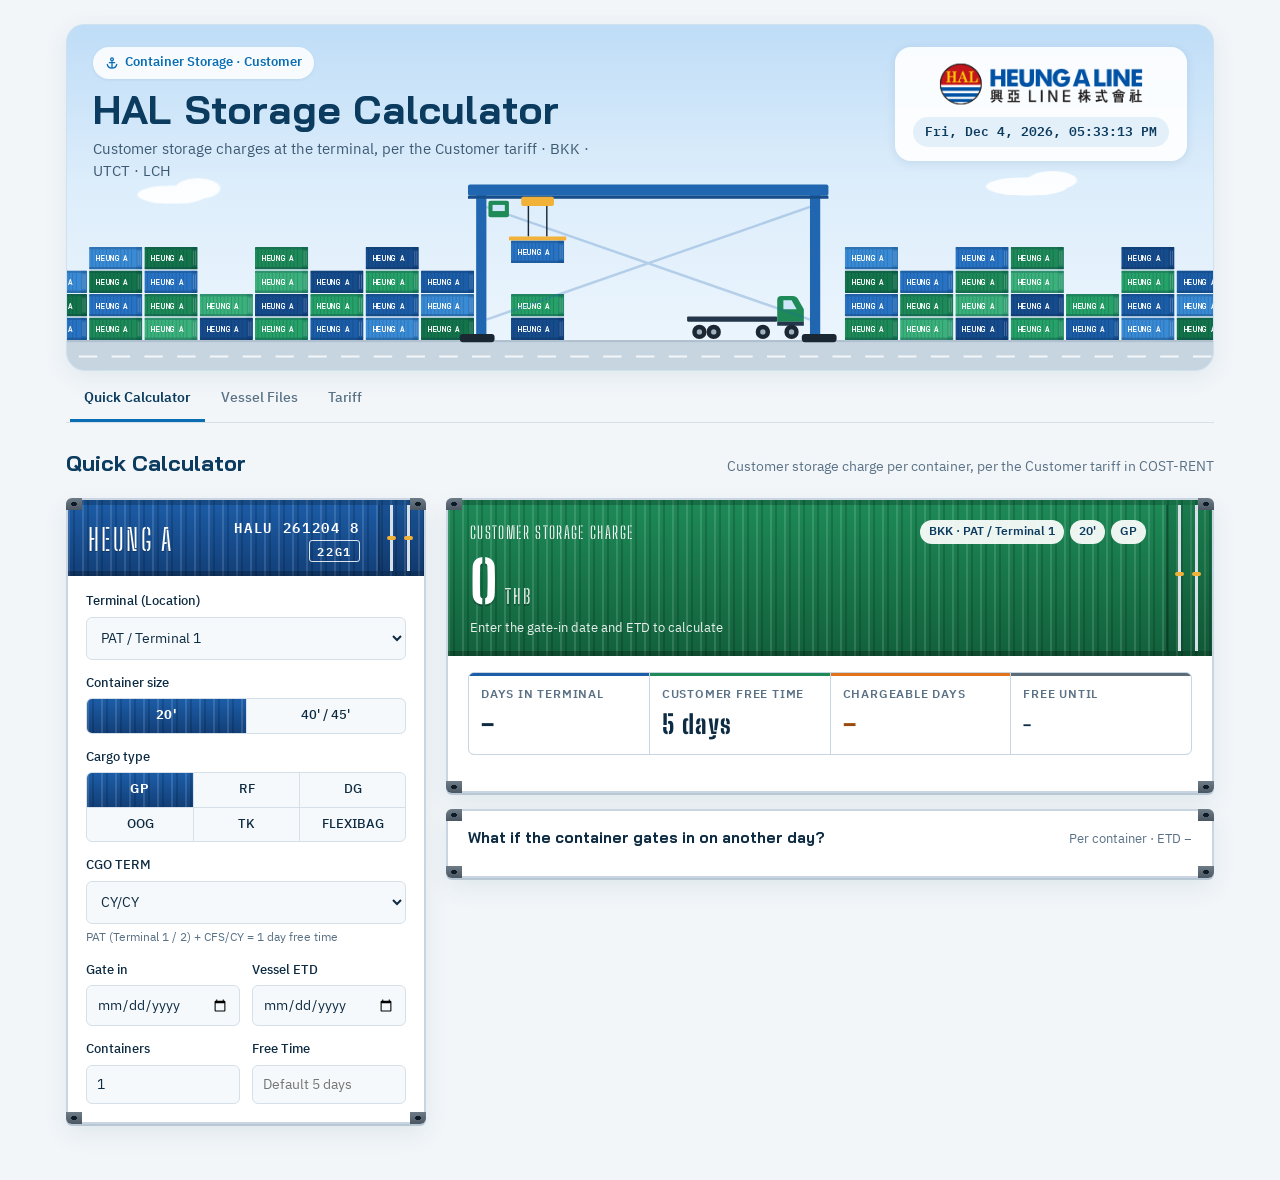
<file: index.html>
<!doctype html>
<html lang="en">
<head>
<meta charset="utf-8">
<meta name="viewport" content="width=device-width,initial-scale=1,viewport-fit=cover">
<title>HAL Storage Calculator</title>
<link rel="preconnect" href="https://fonts.googleapis.com">
<link rel="preconnect" href="https://fonts.gstatic.com" crossorigin>
<link rel="stylesheet" href="https://fonts.googleapis.com/css2?family=Bai+Jamjuree:wght@500;600;700&family=IBM+Plex+Sans+Thai:wght@400;500;600&family=IBM+Plex+Mono:wght@400;500;600&family=Big+Shoulders+Stencil+Display:wght@700;800&display=swap">
<link rel="stylesheet" href="assets/app.css?v=20261015g">
</head>
<body>
<header class="hero">
  <div class="hero-card">
    <div class="hero-top">
      <div class="hero-copy">
        <span class="hero-pill"><svg viewBox="0 0 16 16" width="14" height="14" aria-hidden="true"><path d="M8 2.2a1.6 1.6 0 1 1 0 3.2 1.6 1.6 0 0 1 0-3.2zM8 5.4v8.4M5 7.6h6M2.6 9.6c.4 2.6 2.6 4.2 5.4 4.2s5-1.6 5.4-4.2" fill="none" stroke="currentColor" stroke-width="1.5" stroke-linecap="round"/></svg>Container Storage · Customer</span>
        <h1>HAL Storage Calculator</h1>
        <p>Customer storage charges at the terminal, per the Customer tariff · BKK · UTCT · LCH</p>
      </div>
      <div class="hero-brand">
        <img class="brand-logo" src="logo.png?v=20261015g" alt="Heung-A Line 興亞LINE株式會社" width="234" height="53">
        <span class="hero-clock" id="hero-clock">&nbsp;</span>
      </div>
    </div>
    <div class="hero-scene" id="hero-scene"></div>
  </div>
  <nav aria-label="Pages">
    <a href="./" aria-current="page">Quick Calculator</a>
    <a href="file.html">Vessel Files</a>
    <a href="tariff.html">Tariff</a>
  </nav>
</header>

<main>
<div class="page-h"><h2>Quick Calculator</h2><p>Customer storage charge per container, per the Customer tariff in COST-RENT</p></div>
<section id="view-quick" class="qc">
  <form class="panel ctr" id="qform" autocomplete="off">
    <div class="ctr-band blue" aria-hidden="true">
      <span class="ctr-brand stencil">HEUNG A</span>
      <span class="ctr-plate"><span class="ctr-no" id="q-ctrno">HALU 261013 0</span><span class="ctr-iso" id="q-iso">22G1</span></span>
      <span class="ctr-doors"></span>
    </div>
    <div class="field">
      <label for="q-loc">Terminal (Location)</label>
      <select id="q-loc"></select>
    </div>
    <div class="field">
      <span class="label" style="text-transform:none;letter-spacing:0;font-size:13px;color:var(--ink);font-weight:500">Container size</span>
      <div class="seg" role="radiogroup" aria-label="Container size">
        <input type="radio" name="size" id="q-s20" value="20'" checked><label for="q-s20">20'</label>
        <input type="radio" name="size" id="q-s40" value="40'"><label for="q-s40">40' / 45'</label>
      </div>
    </div>
    <div class="field">
      <span class="label" style="text-transform:none;letter-spacing:0;font-size:13px;color:var(--ink);font-weight:500">Cargo type</span>
      <div class="seg g3" role="radiogroup" aria-label="Cargo type">
        <input type="radio" name="cargo" id="q-gp" value="GP" checked><label for="q-gp">GP</label>
        <input type="radio" name="cargo" id="q-rf" value="RF"><label for="q-rf">RF</label>
        <input type="radio" name="cargo" id="q-dg" value="DG"><label for="q-dg">DG</label>
        <input type="radio" name="cargo" id="q-oog" value="OOG"><label for="q-oog">OOG</label>
        <input type="radio" name="cargo" id="q-tk" value="TK"><label for="q-tk">TK</label>
        <input type="radio" name="cargo" id="q-flexi" value="FLEXIBAG"><label for="q-flexi">FLEXIBAG</label>
      </div>
    </div>
    <div class="field">
      <label for="q-cgo">CGO TERM</label>
      <select id="q-cgo"><option value="CY/CY">CY/CY</option><option value="CFS/CY">CFS/CY</option></select>
      <small>PAT (Terminal 1 / 2) + CFS/CY = 1 day free time</small>
    </div>
    <div class="row2">
      <div class="field"><label for="q-in">Gate in</label><input type="date" id="q-in"></div>
      <div class="field"><label for="q-etd">Vessel ETD</label><input type="date" id="q-etd"></div>
    </div>
    <div class="row2">
      <div class="field"><label for="q-qty">Containers</label><input type="number" id="q-qty" min="1" step="1" value="1" inputmode="numeric"></div>
      <div class="field"><label for="q-sft">Free Time</label><input type="number" id="q-sft" min="0" step="1" placeholder="None" inputmode="numeric"></div>
    </div>
  </form>

  <div class="result">
    <article class="panel ticket ctr" aria-live="polite">
      <div class="ctr-band green ticket-top">
        <div class="ticket-sum">
          <span class="band-label stencil">Customer storage charge</span>
          <div class="big" id="r-total">0<small>THB</small></div>
          <span class="band-note" id="r-note"></span>
        </div>
        <div class="chips" id="r-chips"></div>
        <span class="ctr-doors"></span>
      </div>
      <div class="timeline">
        <div><span class="label">Days in terminal</span><span class="v" id="r-stay">–</span></div>
        <div><span class="label">Customer free time</span><span class="v" id="r-ft">–</span></div>
        <div><span class="label">Chargeable days</span><span class="v hot" id="r-days">–</span></div>
        <div><span class="label">Free until</span><span class="v" id="r-freeuntil" style="font-size:16px">–</span></div>
      </div>
      <table class="brk"><tbody id="r-brk"></tbody></table>
    </article>

    <article class="panel strip ctr">
      <div class="strip-head">
        <h3 style="font-size:15px">What if the container gates in on another day?</h3>
        <span class="total-note">Per container · ETD <span class="mono" id="s-etd"></span></span>
      </div>
      <div class="bars" id="s-bars"></div>
    </article>
  </div>
</section>
</main>

<script src="assets/core.js?v=20261015g"></script>
<script src="assets/hero.js?v=20261015g"></script>
<script src="assets/quick.js?v=20261015g"></script>
</body>
</html>
</file>
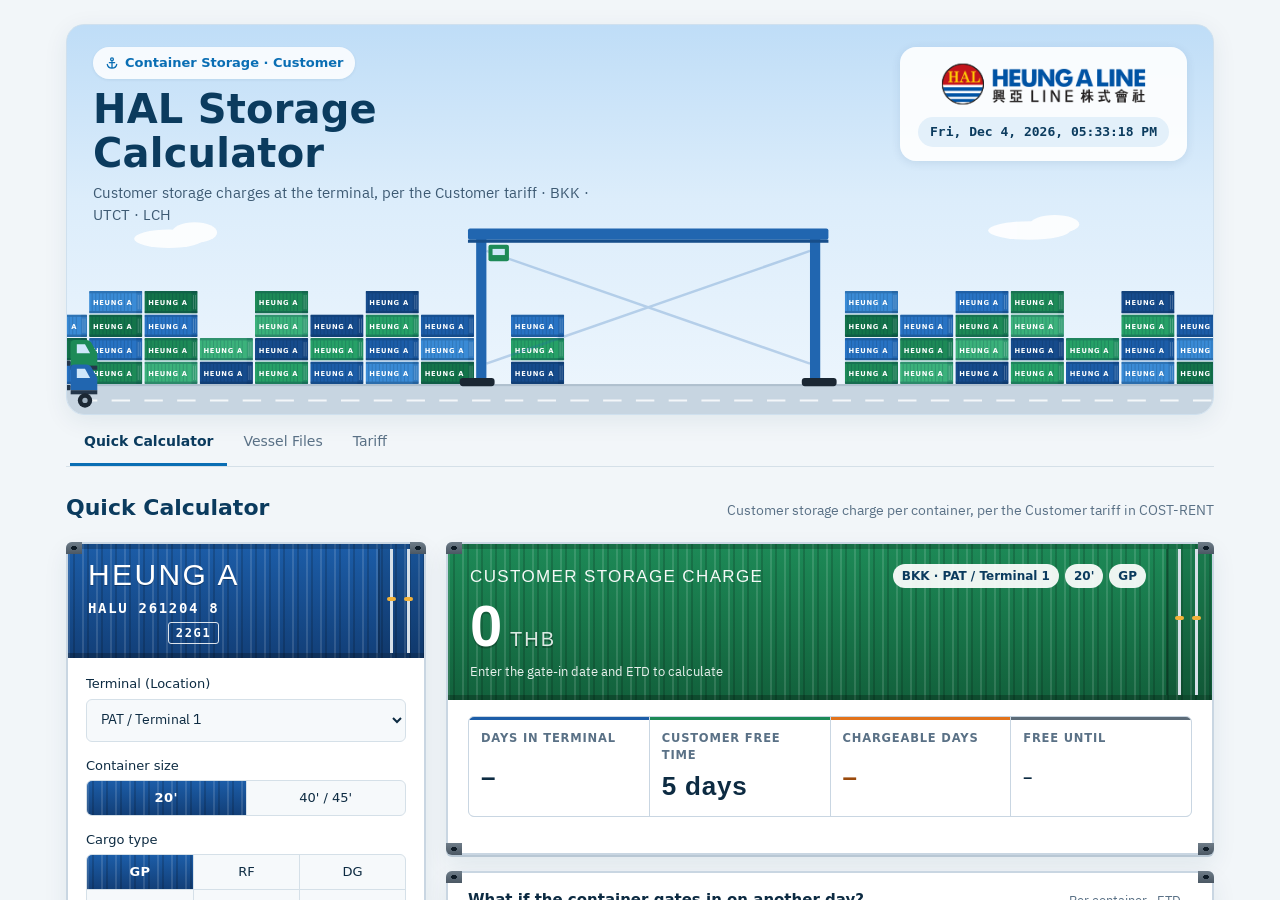
<file: storage_app.html>
<!doctype html>
<html lang="th"><head><meta charset="utf-8"><meta name="viewport" content="width=device-width,initial-scale=1">
<title>HAL Storage Calculator</title><meta http-equiv="refresh" content="0; url=./"></head>
<body style="font-family:system-ui,sans-serif;background:#F2F6F9;color:#0D2B42;padding:24px">Moved to <a href="./">index.html</a></body></html>
</file>
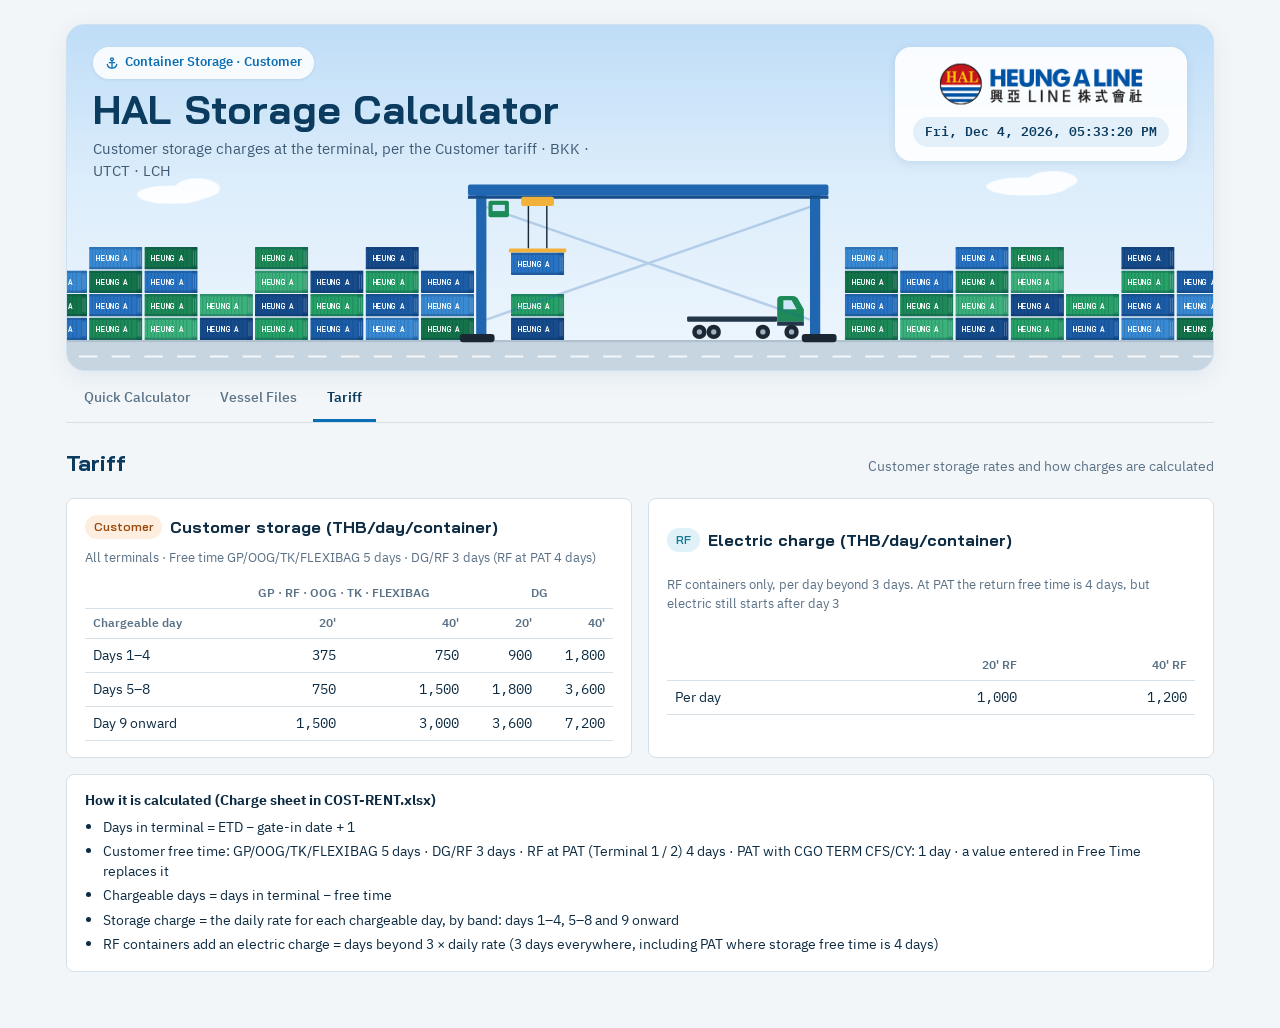
<file: tariff.html>
<!doctype html>
<html lang="en">
<head>
<meta charset="utf-8">
<meta name="viewport" content="width=device-width,initial-scale=1,viewport-fit=cover">
<title>HAL Storage · Tariff</title>
<link rel="preconnect" href="https://fonts.googleapis.com">
<link rel="preconnect" href="https://fonts.gstatic.com" crossorigin>
<link rel="stylesheet" href="https://fonts.googleapis.com/css2?family=Bai+Jamjuree:wght@500;600;700&family=IBM+Plex+Sans+Thai:wght@400;500;600&family=IBM+Plex+Mono:wght@400;500;600&display=swap">
<link rel="stylesheet" href="assets/app.css?v=20261015g">
</head>
<body>
<header class="hero">
  <div class="hero-card">
    <div class="hero-top">
      <div class="hero-copy">
        <span class="hero-pill"><svg viewBox="0 0 16 16" width="14" height="14" aria-hidden="true"><path d="M8 2.2a1.6 1.6 0 1 1 0 3.2 1.6 1.6 0 0 1 0-3.2zM8 5.4v8.4M5 7.6h6M2.6 9.6c.4 2.6 2.6 4.2 5.4 4.2s5-1.6 5.4-4.2" fill="none" stroke="currentColor" stroke-width="1.5" stroke-linecap="round"/></svg>Container Storage · Customer</span>
        <h1>HAL Storage Calculator</h1>
        <p>Customer storage charges at the terminal, per the Customer tariff · BKK · UTCT · LCH</p>
      </div>
      <div class="hero-brand">
        <img class="brand-logo" src="logo.png?v=20261015g" alt="Heung-A Line 興亞LINE株式會社" width="234" height="53">
        <span class="hero-clock" id="hero-clock">&nbsp;</span>
      </div>
    </div>
    <div class="hero-scene" id="hero-scene"></div>
  </div>
  <nav aria-label="Pages">
    <a href="./">Quick Calculator</a>
    <a href="file.html">Vessel Files</a>
    <a href="tariff.html" aria-current="page">Tariff</a>
  </nav>
</header>

<main>
<div class="page-h"><h2>Tariff</h2><p>Customer storage rates and how charges are calculated</p></div>
<section id="view-tariff">
  <div class="tariff" id="t-cards"></div>
  <div class="panel notes">
    <strong>How it is calculated (Charge sheet in COST-RENT.xlsx)</strong>
    <ul>
      <li>Days in terminal = ETD − gate-in date + 1</li>
      <li>Customer free time: GP/OOG/TK/FLEXIBAG 5 days · DG/RF 3 days · RF at PAT (Terminal 1 / 2) 4 days · PAT with CGO TERM CFS/CY: 1 day · a value entered in Free Time replaces it</li>
      <li>Chargeable days = days in terminal − free time</li>
      <li>Storage charge = the daily rate for each chargeable day, by band: days 1–4, 5–8 and 9 onward</li>
      <li>RF containers add an electric charge = days beyond 3 × daily rate (3 days everywhere, including PAT where storage free time is 4 days)</li>
    </ul>
  </div>
</section>
</main>

<script src="assets/core.js?v=20261015g"></script>
<script src="assets/hero.js?v=20261015g"></script>
<script src="assets/tariff.js?v=20261015g"></script>
</body>
</html>
</file>
<file: assets/app.css>
/* Layout: light harbour-office look. White header with a navy deck stripe and container-stack mark, page tabs as links;
   pages: quick calculator (form + result), vessel files (area tiles over a yard-list table), tariff.
   Single light theme by choice: sea blue for navigation, signal orange for money owed, navy for emphasis. */
:root{
  color-scheme:light;
  --bg:#F2F6F9; --surface:#FFFFFF; --sunken:#F6F9FB; --ink:#0D2B42; --muted:#5A7186; --line:#D5E0E8;
  --head:#0B3B5E; --head-ink:#FFFFFF; --head-muted:#A9C3D6;
  --sea:#0A6EB4; --sea-soft:#E3F0FA;
  --accent:#E2731C; --accent-soft:#FDEEDF; --accent-ink:#9A4A0C;
  --good:#1E8455; --good-soft:#E0F3EA; --warn:#C0352B; --warn-soft:#FBE7E5; --dg:#C0352B; --rf:#0F7A9A; --rf-soft:#E0F2F7;
  --f-display:"Bai Jamjuree","IBM Plex Sans Thai",system-ui,sans-serif;
  --f-body:"IBM Plex Sans Thai",system-ui,-apple-system,"Segoe UI",sans-serif;
  --f-mono:"IBM Plex Mono",ui-monospace,Consolas,monospace;
  --r:8px;
}
*{box-sizing:border-box}
body{background:var(--bg);color:var(--ink);font-family:var(--f-body);font-size:14px;line-height:1.5}
.num,.mono{font-family:var(--f-mono);font-variant-numeric:tabular-nums}
h1,h2,h3{font-family:var(--f-display);text-wrap:balance;margin:0}
button,input,select{font:inherit;color:inherit}
:focus-visible{outline:2px solid var(--sea);outline-offset:2px}

/* hero header: sky card with title, HEUNG A LINE brand + clock, animated container yard; page tabs underneath */
.hero{max-width:1180px;margin:0 auto;padding:16px 16px 0}
.hero-card{position:relative;border-radius:18px;overflow:hidden;border:1px solid #CFE0EE;
  background:linear-gradient(180deg,#BFDDF7 0%,#DCEDFB 45%,#EEF6FD 100%);box-shadow:0 6px 24px rgba(11,59,94,.08)}
.hero-top{position:relative;z-index:1;display:flex;flex-wrap:wrap;justify-content:space-between;align-items:flex-start;gap:16px 24px;padding:22px 26px 0}
.hero-copy{display:grid;gap:8px;min-width:0;max-width:62ch}
.hero-pill{display:inline-flex;align-items:center;gap:6px;width:fit-content;padding:6px 12px;border-radius:999px;background:rgba(255,255,255,.85);color:var(--sea);font-weight:600;font-size:13px;box-shadow:0 1px 3px rgba(11,59,94,.08)}
.hero h1{font-family:var(--f-display);font-size:clamp(26px,3.4vw,40px);font-weight:700;color:var(--head);letter-spacing:.005em;line-height:1.1}
.hero-copy p{margin:0;color:#3D5A73;font-size:15px}
.hero-brand{display:grid;gap:10px;justify-items:center;padding:14px 18px;border-radius:16px;background:rgba(255,255,255,.9);box-shadow:0 2px 10px rgba(11,59,94,.10)}
.brand-logo{display:block;height:auto;width:clamp(180px,16vw,234px);max-width:100%}
.hal-badge{display:grid;place-items:center;width:44px;height:44px;border-radius:50%;background:linear-gradient(180deg,#C8312B 0 50%,#1C5DA8 50% 100%);color:#fff;font-family:var(--f-display);font-weight:700;font-size:13px;letter-spacing:.04em;box-shadow:inset 0 0 0 2px #fff,0 0 0 1px #1C5DA8}
.brand-name{display:grid;line-height:1.1}
.brand-name b{font-family:var(--f-display);font-size:22px;font-weight:700;color:#1C5DA8;letter-spacing:.02em}
.brand-name small{font-size:11.5px;color:var(--muted);letter-spacing:.12em;text-transform:uppercase}
.hero-clock{font-family:var(--f-mono);font-size:13px;font-weight:600;color:var(--head);background:var(--sea-soft);padding:5px 12px;border-radius:999px;font-variant-numeric:tabular-nums}
.hero-scene{height:clamp(150px,16vw,210px);margin-top:-18px}
.hero-scene svg{display:block}
.hero nav{display:flex;gap:2px;flex-wrap:wrap;padding:6px 4px 0;border-bottom:1px solid var(--line)}
.hero nav a{display:block;border-bottom:3px solid transparent;color:var(--muted);padding:10px 14px 11px;font-weight:500;text-decoration:none;white-space:nowrap}
.hero nav a:hover{color:var(--head)}
.hero nav a[aria-current="page"]{color:var(--head);font-weight:600;border-bottom-color:var(--sea)}
.hero-clock{white-space:nowrap}
@media (max-width:640px){.hero-clock{font-size:11.5px;padding:4px 10px}.hero-top{padding:16px 16px 0}.hero-brand{justify-items:start;width:100%}.brand-name b{font-size:18px}}
.page-h{display:flex;flex-wrap:wrap;align-items:baseline;justify-content:space-between;gap:4px 16px;margin-bottom:18px}
.page-h h2{font-size:22px;color:var(--head)}
.page-h p{margin:0;color:var(--muted);font-size:13.5px;max-width:70ch}
a{color:var(--sea)}

main{max-width:1180px;margin:0 auto;padding-inline:16px;padding-block:24px 48px}
.panel{background:var(--surface);border:1px solid var(--line);border-radius:var(--r)}
.label{font-size:11.5px;text-transform:uppercase;letter-spacing:.07em;color:var(--muted);font-weight:600}

/* quick calc */
.qc{display:grid;grid-template-columns:minmax(0,360px) minmax(0,1fr);gap:20px;align-items:start}
@media (max-width:820px){.qc{grid-template-columns:minmax(0,1fr)}}
form.panel{padding:18px;display:grid;gap:14px}
.field{display:grid;gap:5px}
.field label{font-size:13px;font-weight:500}
.field small{color:var(--muted);font-size:12px}
.row2{display:grid;grid-template-columns:1fr 1fr;gap:12px}
input[type=date],input[type=number],input[type=search],select{width:100%;background:var(--sunken);border:1px solid var(--line);border-radius:6px;padding:8px 10px;min-height:38px}
.seg{display:flex;border:1px solid var(--line);border-radius:6px;overflow:hidden;background:var(--sunken)}
.seg input{position:absolute;opacity:0;pointer-events:none}
.seg label{flex:1;text-align:center;padding:7px 4px;cursor:pointer;font-size:13px;border-left:1px solid var(--line)}
.seg label:first-of-type{border-left:0}
.seg input:checked+label{background:var(--head);color:var(--head-ink);font-weight:600}
.seg input:focus-visible+label{outline:2px solid var(--sea);outline-offset:-2px}
.seg.g3{display:grid;grid-template-columns:repeat(3,minmax(0,1fr))}
.seg.g3 label:nth-of-type(3n+1){border-left:0}
.seg.g3 label:nth-of-type(n+4){border-top:1px solid var(--line)}
.divider{border:0;border-top:1px dashed var(--line);margin:2px 0}

.result{display:grid;gap:16px;min-width:0}
.ticket{padding:20px;display:grid;gap:16px}
.ticket-top{display:flex;flex-wrap:wrap;justify-content:space-between;gap:12px;align-items:flex-start}
.chips{display:flex;flex-wrap:wrap;gap:6px}
.chip{display:inline-flex;align-items:center;gap:4px;font-size:12px;font-weight:600;padding:2px 8px;border-radius:999px;background:var(--sunken);border:1px solid var(--line);color:var(--muted);white-space:nowrap}
.chip.dg{background:var(--warn-soft);color:var(--dg);border-color:transparent}
.chip.rf{background:var(--rf-soft);color:var(--rf);border-color:transparent}
.chip.acc{background:var(--accent-soft);color:var(--accent-ink);border-color:transparent}
.chip.ok{background:var(--good-soft);color:var(--good);border-color:transparent}
.big{font-family:var(--f-mono);font-size:40px;font-weight:600;line-height:1.05;font-variant-numeric:tabular-nums}
.big small{font-size:15px;color:var(--muted);font-weight:500;margin-left:6px}
.total-note{color:var(--muted);font-size:13px}
.timeline{display:grid;grid-template-columns:repeat(4,minmax(0,1fr));gap:1px;background:var(--line);border:1px solid var(--line);border-radius:6px;overflow:hidden}
@media (max-width:520px){.timeline{grid-template-columns:repeat(2,minmax(0,1fr))}}
.timeline div{background:var(--sunken);padding:10px 12px;display:grid;gap:2px}
.timeline .v{font-family:var(--f-mono);font-size:20px;font-weight:600}
.timeline .v.hot{color:var(--accent-ink)}
table{border-collapse:collapse;width:100%}
.brk td{padding:7px 0;border-bottom:1px solid var(--line)}
.brk td:last-child{text-align:right}
.brk tr:last-child td{border-bottom:0}
.brk .diff td{color:var(--muted);font-size:12.5px}
.cust{padding:16px 20px;display:grid;gap:10px}
.cust-grid{display:flex;flex-wrap:wrap;gap:8px 28px}
.cust-grid div{display:grid}
.cust-grid .v{font-family:var(--f-mono);font-size:18px;font-weight:600}

.strip{padding:16px 20px;display:grid;gap:10px}
.strip-head{display:flex;justify-content:space-between;flex-wrap:wrap;gap:6px;align-items:baseline}
.bars{display:grid;gap:3px}
.bar{display:grid;grid-template-columns:118px minmax(0,1fr) 80px;gap:10px;align-items:center;font-size:12.5px;padding:1px 4px;border-radius:4px}
.bar .d{font-family:var(--f-mono);color:var(--muted);white-space:nowrap}
.bar .track{height:12px;background:var(--sunken);border-radius:3px;position:relative;overflow:hidden}
.bar .fill{position:absolute;inset:0 auto 0 0;background:var(--line);border-radius:3px}
.bar.free .fill{background:var(--good-soft)}
.bar.paid .fill{background:var(--accent)}
.bar .a{font-family:var(--f-mono);text-align:right;font-variant-numeric:tabular-nums}
.bar.sel{background:var(--accent-soft)}
.bar.sel .d,.bar.sel .a{color:var(--accent-ink);font-weight:600}

/* file mode */
.drop{border:2px dashed var(--line);border-radius:var(--r);padding:26px 20px;text-align:center;display:grid;gap:8px;justify-items:center;background:var(--surface);cursor:pointer;transition:border-color .15s,background .15s}
.drop:hover,.drop.over{border-color:var(--sea);background:var(--sea-soft)}
.drop strong{font-family:var(--f-display);font-size:17px}
.drop p{margin:0;color:var(--muted);font-size:13px;max-width:60ch}
.btn{border:1px solid var(--line);background:var(--surface);border-radius:6px;padding:7px 12px;cursor:pointer;font-weight:500;min-height:36px}
.btn:hover{border-color:var(--sea)}
.btn.primary{background:var(--head);color:var(--head-ink);border-color:var(--head)}
.files{display:flex;flex-wrap:wrap;gap:8px;align-items:center;margin-top:14px}
.areas{display:grid;grid-template-columns:repeat(4,minmax(0,1fr));gap:12px;margin-top:18px}
@media (max-width:860px){.areas{grid-template-columns:repeat(2,minmax(0,1fr))}}
@media (max-width:420px){.areas{grid-template-columns:minmax(0,1fr)}}
.area{padding:14px 16px;display:grid;gap:6px;border-top:4px solid var(--line)}
.area.has{border-top-color:var(--accent)}
.area.grand{background:var(--head);color:var(--head-ink);border-color:var(--head)}
.area.grand .label,.area.grand .sub{color:var(--head-muted)}
.area .amt{font-family:var(--f-mono);font-size:24px;font-weight:600}
.area .sub{color:var(--muted);font-size:12.5px}
.section-h{display:flex;flex-wrap:wrap;justify-content:space-between;align-items:center;gap:10px;margin:26px 0 10px}
.section-h h2{font-size:18px}
.tools{display:flex;flex-wrap:wrap;gap:8px;align-items:center}
.tools input[type=search]{width:220px;min-height:36px}
.filt{display:flex;border:1px solid var(--line);border-radius:6px;overflow:hidden}
.filt button{border:0;border-left:1px solid var(--line);background:var(--surface);padding:6px 11px;cursor:pointer;min-height:34px}
.filt button:first-child{border-left:0}
.filt button[aria-pressed="true"]{background:var(--head);color:var(--head-ink)}
.check{display:inline-flex;gap:6px;align-items:center;font-size:13px;cursor:pointer}
.scroll{overflow-x:auto;border:1px solid var(--line);border-radius:var(--r);background:var(--surface)}
.grid th{font-size:11.5px;text-transform:uppercase;letter-spacing:.05em;color:var(--muted);text-align:left;padding:9px 10px;border-bottom:1px solid var(--line);background:var(--sunken);white-space:nowrap;position:sticky;top:0}
.grid td{padding:7px 10px;border-bottom:1px solid var(--line);white-space:nowrap;vertical-align:middle}
.grid tr:last-child td{border-bottom:0}
.grid .r{text-align:right}
.grid td.shp{max-width:240px;overflow:hidden;text-overflow:ellipsis}
.grid tr.paid td.amt{color:var(--accent-ink);font-weight:600}
.grid tfoot td{background:var(--sunken);font-weight:600;border-top:1px solid var(--line)}
.ftin{width:58px;min-height:30px;padding:3px 6px;text-align:right;background:var(--sunken);border:1px solid var(--line);border-radius:4px;font-family:var(--f-mono)}
.ftin.set{border-color:var(--accent);background:var(--accent-soft);color:var(--accent-ink)}
.slots{display:flex;flex-wrap:wrap;gap:8px;width:100%}
.slot{display:inline-flex;gap:6px;align-items:center;padding:5px 10px;border-radius:6px;border:1px dashed var(--line);color:var(--muted);font-weight:600;font-size:13px}
.slot span{font-weight:400}
.slot.on{border-style:solid;border-color:var(--good);color:var(--good);background:var(--good-soft)}
.chip .x{border:0;background:none;color:inherit;cursor:pointer;padding:0 0 0 4px;font-size:15px;line-height:1}
.dash-top{display:flex;flex-wrap:wrap;gap:8px;align-items:center;margin-bottom:16px}
.dash-top select{width:auto;min-height:36px}
.dash-top .spacer{flex:1}
.dash-empty{padding:24px;display:grid;gap:6px;text-align:center;justify-items:center}
.dash-empty p{margin:0;color:var(--muted);max-width:60ch}
.hbars{display:grid;gap:4px}
.hb{display:grid;grid-template-columns:minmax(110px,190px) minmax(0,1fr) 110px;gap:10px;align-items:center;font-size:12.5px;padding:2px 4px;border-radius:4px}
.hb:hover{background:var(--sunken)}
.hb .lab{white-space:nowrap;overflow:hidden;text-overflow:ellipsis}
.hb .track{position:relative;height:12px}
.hb .fillbar{position:absolute;left:0;top:0;bottom:0;background:var(--accent);border-radius:0 3px 3px 0}
.hb .zero{position:absolute;left:0;top:0;bottom:0;width:2px;background:var(--line)}
.hb .val{text-align:right;font-family:var(--f-mono);font-variant-numeric:tabular-nums;color:var(--muted)}
.hb .val b{color:var(--ink)}
.hbars.wide .hb{grid-template-columns:minmax(180px,300px) minmax(0,1fr) 110px}
.hbars.wide .hb .lab{white-space:normal;overflow:visible;line-height:1.3}
.dash-grid{display:grid;grid-template-columns:repeat(2,minmax(0,1fr));gap:16px}
@media (max-width:860px){.dash-grid{grid-template-columns:minmax(0,1fr)}.hb{grid-template-columns:110px minmax(0,1fr) 92px}.hbars.wide .hb{grid-template-columns:minmax(0,1fr) 110px;row-gap:3px}.hbars.wide .hb .lab{grid-column:1/-1}}
.dash-grid .panel{padding:14px 16px;min-width:0}
.dash-grid h3{font-size:15px;margin-bottom:2px}
.linkbtn{background:none;border:0;padding:0;color:var(--rf);cursor:pointer;text-decoration:underline;font:inherit;text-align:left}
.btn.sm{min-height:28px;padding:3px 9px;font-size:12.5px}
.btn.danger{color:var(--warn);border-color:var(--warn)}
tr.detail>td{background:var(--sunken);padding:10px}
tr.detail .scroll{max-height:420px;overflow:auto}
.warns{margin-top:14px;padding:12px 16px;background:var(--warn-soft);color:var(--warn);border-radius:var(--r);font-size:13px;display:grid;gap:3px}
.empty{color:var(--muted);text-align:center;padding:24px}
.copybox{width:100%;height:120px;margin-top:8px;font-family:var(--f-mono);font-size:12px;background:var(--sunken);border:1px solid var(--line);border-radius:6px;padding:8px}

/* tariff */
.tariff{display:grid;grid-template-columns:repeat(2,minmax(0,1fr));gap:16px}
@media (max-width:820px){.tariff{grid-template-columns:minmax(0,1fr)}}
.tcard{padding:16px 18px;display:grid;gap:10px;min-width:0}
.tcard h3{font-size:16px;display:flex;gap:8px;align-items:center;flex-wrap:wrap}
.tcard p{margin:0;color:var(--muted);font-size:13px}
.tt th,.tt td{padding:6px 8px;border-bottom:1px solid var(--line);text-align:right;white-space:nowrap}
.tt th:first-child,.tt td:first-child{text-align:left}
.tt th{font-size:11.5px;color:var(--muted);font-weight:600}
.notes{margin-top:16px;padding:16px 18px;display:grid;gap:6px;font-size:13.5px}
.notes ul{margin:0;padding-left:18px;display:grid;gap:4px}
@media (prefers-reduced-motion:reduce){*{transition:none!important}}
/* CUST ETD (customer side) */
.cetd{width:138px;min-height:30px;padding:3px 6px;background:var(--sunken);border:1px solid var(--line);border-radius:4px;font-family:var(--f-mono);font-size:12.5px}
.cetd.set{border-color:var(--sea);background:var(--sea-soft);color:var(--head)}
.cetd.miss{border-color:var(--accent);border-style:dashed}
.grid th.cc{background:var(--sea-soft);color:var(--head)}
.grid td.cc{background:var(--sunken)}
.grid td.camt{color:var(--accent-ink);font-weight:600}
.csum{margin:0 0 12px;padding:14px 16px;display:flex;flex-wrap:wrap;align-items:baseline;gap:6px 18px;background:var(--surface);border:1px solid var(--line);border-left:4px solid var(--accent);border-radius:var(--r)}
.csum .amt{font-family:var(--f-mono);font-size:24px;font-weight:600;color:var(--head)}
.csum .amt small{font-size:13px;color:var(--muted);font-weight:500}
.csum .miss{color:var(--accent-ink)}

/* full-width page (vessel files): wide tables fit the screen */
body.wide main, body.wide .hero{max-width:none}
body.wide main{padding-inline:clamp(16px,2vw,32px)}
body.wide .hero{padding-inline:clamp(16px,2vw,32px)}
body.wide .grid th, body.wide .grid td{padding-inline:7px}
body.wide .grid td.shp{max-width:220px}
.grid input.ftin{width:56px;min-width:56px}
.grid input.cetd{width:136px;min-width:136px}

/* keep hidden things hidden on hosts without a reset (e.g. GitHub Pages) */
[hidden]{display:none!important}

/* full-width tables: wrap long text instead of scrolling sideways */
body.wide .grid{font-size:13px}
body.wide .grid th{white-space:normal;line-height:1.25;vertical-align:bottom}
body.wide .grid td{padding-block:6px}
body.wide .grid td.shp{white-space:normal;max-width:none;min-width:150px;overflow:visible;text-overflow:clip;line-height:1.3}
body.wide .grid td.mono{font-size:12.5px}
body.wide .grid td[style*="display:flex"]{flex-wrap:wrap}

/* ===== Quick Calculator: container look =====
   panels = container sides: corrugated steel bands, corner castings, door locking rods, stencil markings */
:root{
  --ctr-blue:#1C5DA8; --ctr-blue-d:#123F78; --ctr-green:#1D8A57; --ctr-green-d:#12613C; --steel:#5C6B78;
  --f-stencil:"Big Shoulders Stencil Display","Bai Jamjuree",Impact,sans-serif;
  /* corrugation: light/dark ribs every 14px */
  --ribs:repeating-linear-gradient(90deg,rgba(255,255,255,.13) 0 2px,rgba(255,255,255,0) 2px 5px,rgba(0,0,0,.16) 5px 7px,rgba(0,0,0,0) 7px 14px);
  /* ISO corner casting (steel block) and its oval hole, drawn as separate layers per corner */
  --cast:linear-gradient(#6E7C88,#4B5864);
  --hole:radial-gradient(ellipse 3px 2.2px at 50% 50%,#0E1B26 92%,transparent 100%);
}
.stencil{font-family:var(--f-stencil);text-transform:uppercase;letter-spacing:.08em}
.ctr{position:relative;border:2px solid #C9D6E2;border-radius:6px;box-shadow:0 2px 0 #B8C7D4,0 10px 24px rgba(11,59,94,.08)}
.ctr::after{content:"";position:absolute;inset:-2px;pointer-events:none;border-radius:6px;z-index:2;
  background:
    var(--hole) left top/16px 12px no-repeat,var(--hole) right top/16px 12px no-repeat,
    var(--hole) left bottom/16px 12px no-repeat,var(--hole) right bottom/16px 12px no-repeat,
    var(--cast) left top/16px 12px no-repeat,var(--cast) right top/16px 12px no-repeat,
    var(--cast) left bottom/16px 12px no-repeat,var(--cast) right bottom/16px 12px no-repeat}
.ctr-band{position:relative;color:#fff;overflow:hidden;
  box-shadow:inset 0 5px 0 rgba(0,0,0,.20),inset 0 -5px 0 rgba(0,0,0,.24)}
.ctr-band.blue{background:var(--ribs),linear-gradient(180deg,var(--ctr-blue),var(--ctr-blue-d))}
.ctr-band.green{background:var(--ribs),linear-gradient(180deg,var(--ctr-green),var(--ctr-green-d))}
/* door end: two locking rods with handles on the right edge */
.ctr-doors{position:absolute;top:5px;bottom:5px;right:0;width:46px;
  background:linear-gradient(90deg,rgba(0,0,0,.22) 0 2px,transparent 2px),
    linear-gradient(90deg,transparent 12px,#D7E0E8 12px 15px,transparent 15px 29px,#D7E0E8 29px 32px,transparent 32px),
    rgba(0,0,0,.10)}
.ctr-doors::before,.ctr-doors::after{content:"";position:absolute;width:9px;height:4px;border-radius:2px;background:#F2B23A;top:46%}
.ctr-doors::before{left:9px}.ctr-doors::after{left:26px}

/* form: blue container */
form.ctr{padding-top:0}
form.ctr .ctr-band{margin:0 -18px 2px;padding:16px 64px 14px 20px;border-radius:4px 4px 0 0;display:flex;flex-wrap:wrap;align-items:center;justify-content:space-between;gap:8px 14px}
.ctr-brand{font-size:30px;line-height:1;text-shadow:0 1px 0 rgba(0,0,0,.25)}
.ctr-plate{display:grid;justify-items:end;gap:3px;font-family:var(--f-mono);font-weight:600}
.ctr-no{font-size:14px;letter-spacing:.12em}
.ctr-iso{font-size:12px;letter-spacing:.14em;padding:1px 7px;border:1.5px solid rgba(255,255,255,.85);border-radius:3px}

/* segmented choices: selected one becomes a little corrugated container */
.seg input:checked+label{background:var(--ribs),linear-gradient(180deg,var(--ctr-blue),var(--ctr-blue-d));color:#fff;font-weight:700;letter-spacing:.04em}
.seg input[value="RF"]:checked+label,.seg input[value="TK"]:checked+label{background:var(--ribs),linear-gradient(180deg,var(--ctr-green),var(--ctr-green-d))}
.seg input[value="DG"]:checked+label{background:var(--ribs),linear-gradient(180deg,#C0352B,#8E231C)}

/* result: green container */
.ticket.ctr{padding-top:0}
.ticket.ctr .ctr-band{margin:0 -20px;padding:20px 66px 18px 22px;border-radius:4px 4px 0 0;display:flex;flex-wrap:wrap;justify-content:space-between;align-items:flex-start;gap:12px}
.ticket-sum{display:grid;gap:6px}
.band-label{font-size:17px;opacity:.95}
.ticket.ctr .big{font-family:var(--f-stencil);font-size:58px;font-weight:800;letter-spacing:.03em;color:#fff;text-shadow:0 2px 0 rgba(0,0,0,.25)}
.ticket.ctr .big small{color:rgba(255,255,255,.85);font-family:var(--f-stencil);font-size:20px;letter-spacing:.1em}
.band-note{font-size:13px;color:rgba(255,255,255,.9)}
.ticket.ctr .chips .chip{background:rgba(255,255,255,.92);border-color:transparent;color:var(--head)}
.ticket.ctr .chips .chip.rf{color:var(--rf)}.ticket.ctr .chips .chip.dg{color:var(--dg)}.ticket.ctr .chips .chip.acc{color:var(--accent-ink)}
/* timeline cells look like stencilled data panels on a door */
.ticket.ctr .timeline{background:#C9D6E2;border-color:#C9D6E2}
.ticket.ctr .timeline div{background:var(--surface);border-top:3px solid var(--ctr-blue)}
.ticket.ctr .timeline div:nth-child(2){border-top-color:var(--ctr-green)}
.ticket.ctr .timeline div:nth-child(3){border-top-color:var(--accent)}
.ticket.ctr .timeline div:nth-child(4){border-top-color:var(--steel)}
.ticket.ctr .timeline .v{font-family:var(--f-stencil);font-size:26px;font-weight:800;letter-spacing:.03em}

/* what-if strip: bars are little containers */
.strip.ctr .bar .track{height:14px;border-radius:2px;background:#EAF0F5}
.strip.ctr .bar.paid .fill{background:var(--ribs),linear-gradient(180deg,var(--ctr-blue),var(--ctr-blue-d));border-radius:2px}
.strip.ctr .bar.free .fill{background:var(--ribs),linear-gradient(180deg,#8FD3B0,#6DBF95);opacity:.55;border-radius:2px}
.strip.ctr .bar.sel{background:var(--accent-soft)}
.strip.ctr .bar.sel .fill{background:var(--ribs),linear-gradient(180deg,#F08A2E,#C9661A)}

@media (max-width:520px){.ctr-brand{font-size:24px}.ticket.ctr .big{font-size:44px}.ticket.ctr .ctr-band{padding-right:56px}}
/* keep form fields inside the container box on narrow screens */
.qc .row2{grid-template-columns:minmax(0,1fr) minmax(0,1fr)}
.qc input,.qc select{min-width:0;max-width:100%}

/* billing email drafts */
.mail{margin:6px 0 18px}
.mail .mnote{margin:0 0 10px;max-width:90ch}
.mail .miss{color:var(--accent-ink)}
.mailt td{vertical-align:middle}
.mailt input{width:100%;min-width:200px;min-height:30px;padding:3px 8px;background:var(--sunken);border:1px solid var(--line);border-radius:4px;font:inherit;font-size:12.5px}
.mailt input.miss{border-color:var(--accent);border-style:dashed}
.mact{display:flex;gap:6px;flex-wrap:wrap}
.mprev{margin-top:12px;background:#fff;border:1px solid var(--line);border-radius:var(--r);padding:14px 16px;overflow:auto;color:#000}
.mprev-h{font-size:13px;color:var(--muted);margin-bottom:12px;padding-bottom:10px;border-bottom:1px solid var(--line);word-break:break-word}
.mailt input.mcc{min-width:330px}
</file>
